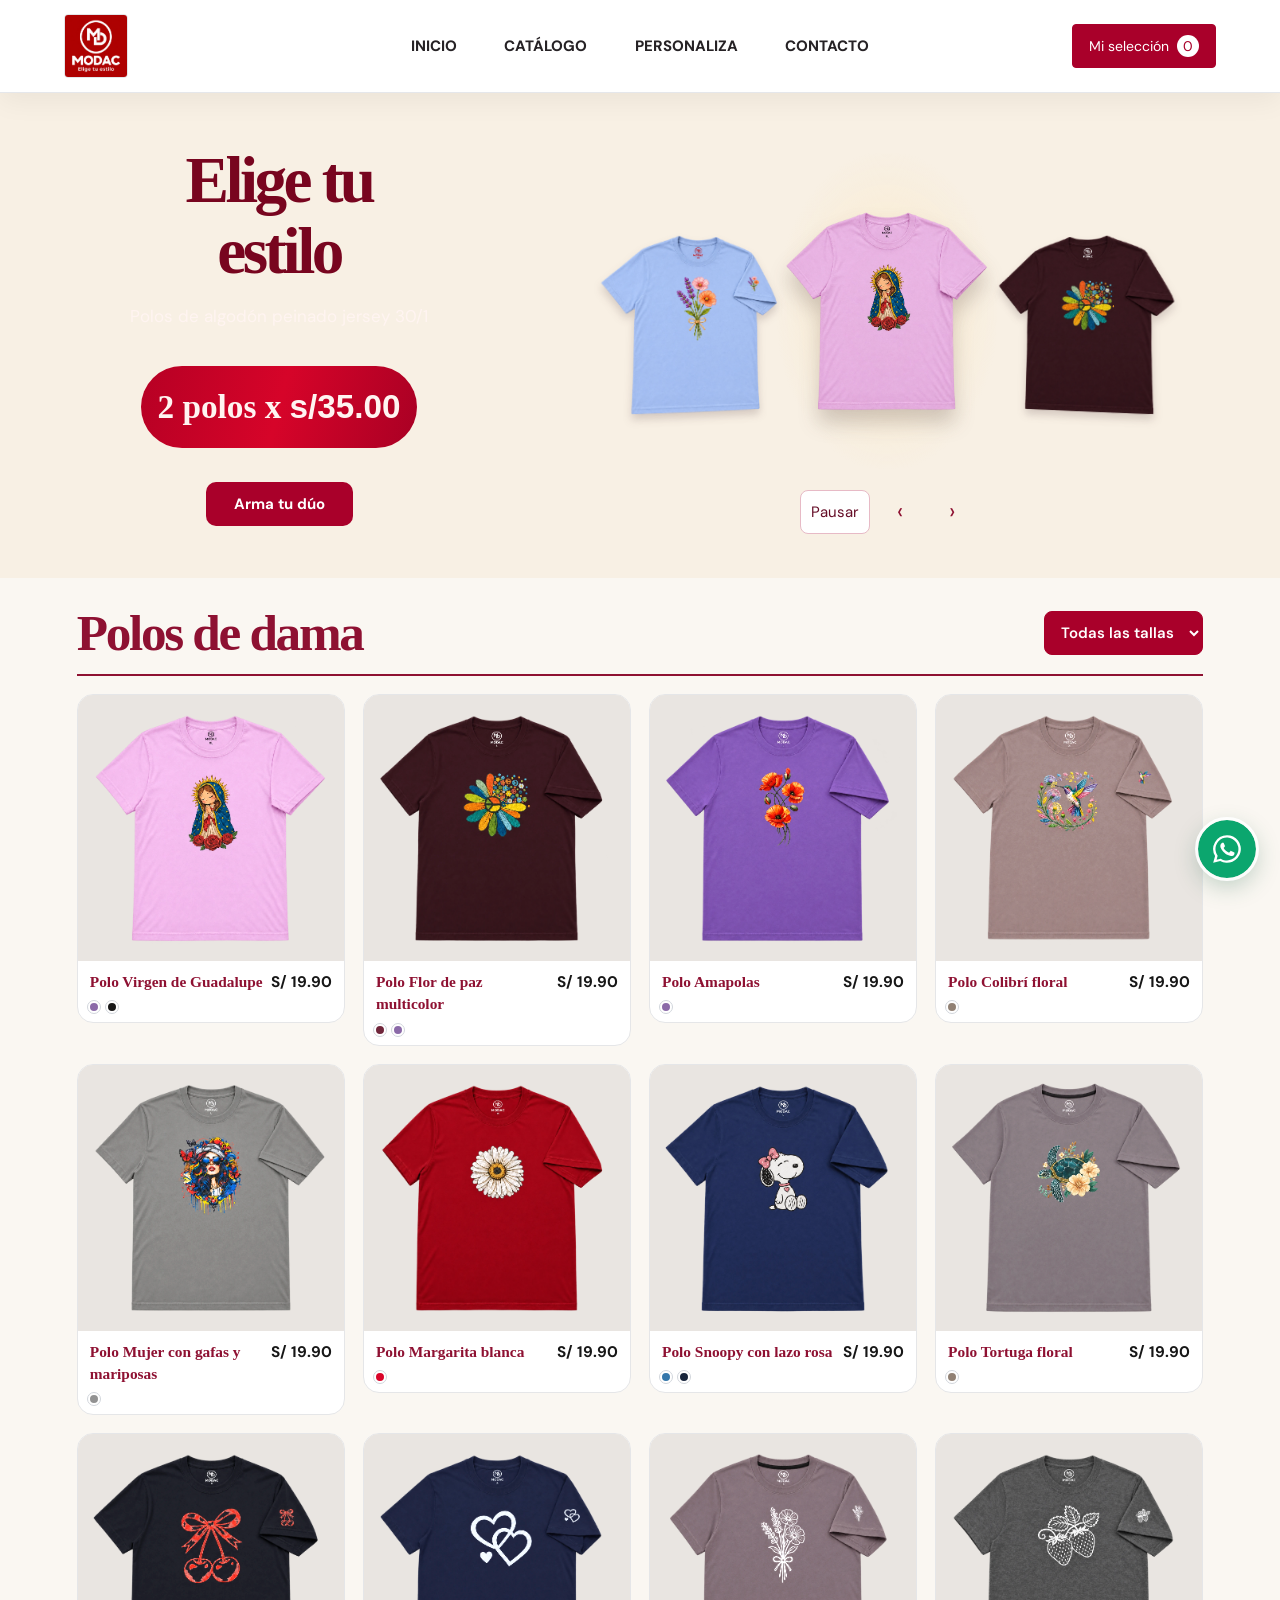
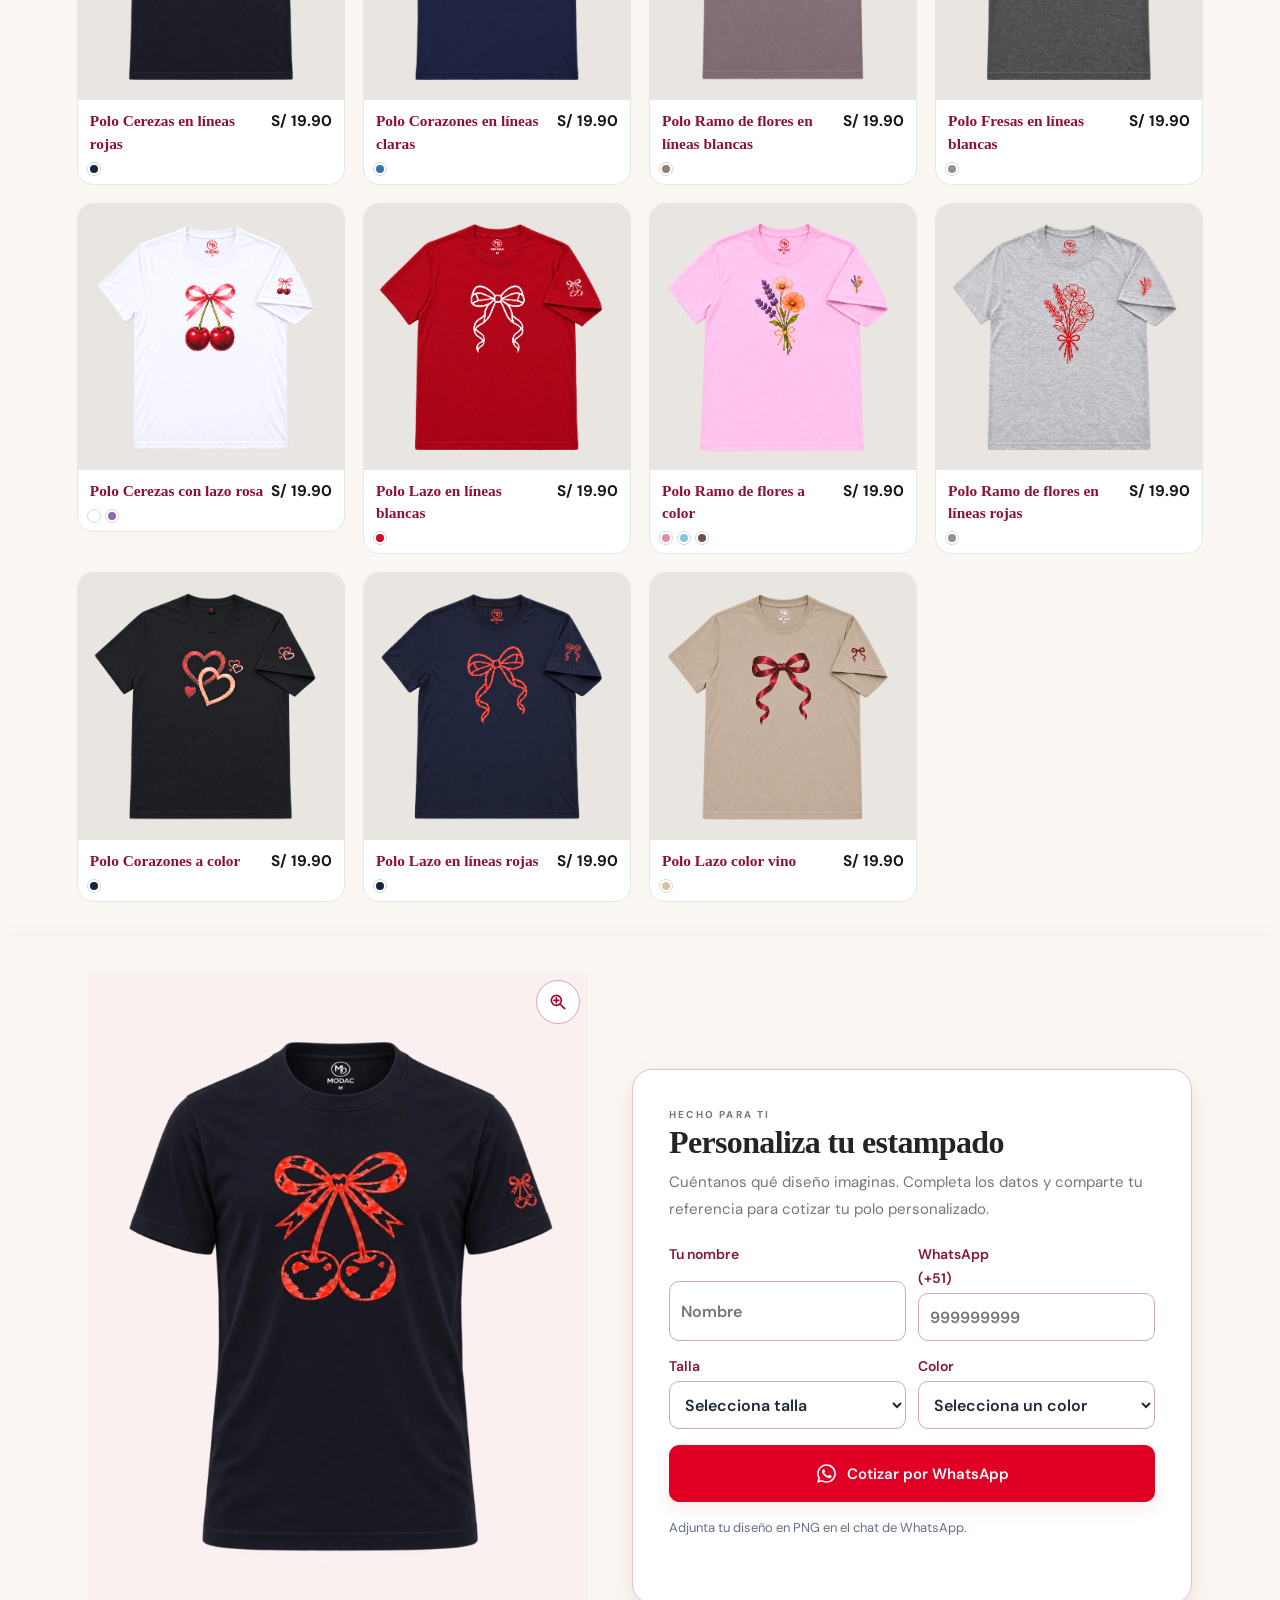
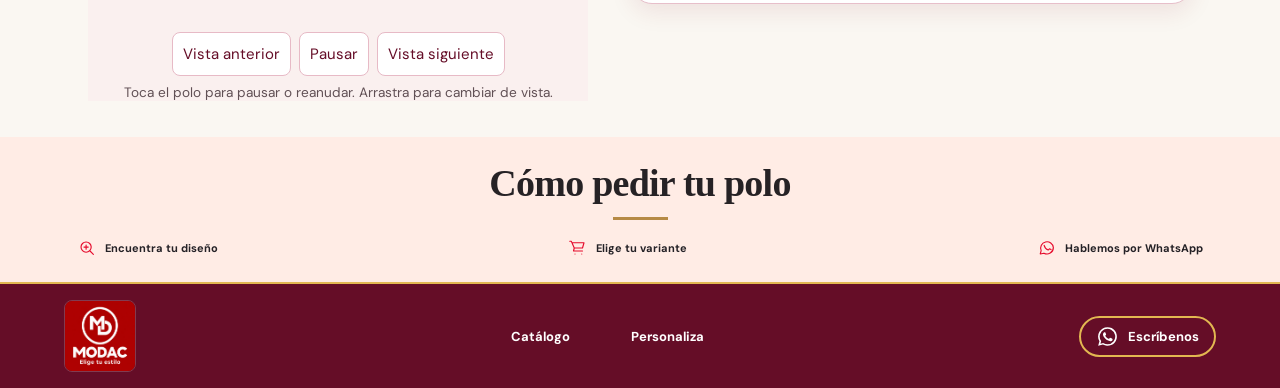
<file: index.html>
<!doctype html>
<html lang="es"
  ><head
    ><meta charset="utf-8" /><meta
      name="viewport"
      content="width=device-width,initial-scale=1" /><meta
      name="description"
      content="Polos de dama en tendencia y estampados personalizados. Descubre MODAC y cotiza tu diseño por WhatsApp." /><title
      >MODAC · Polos de dama y estampados personalizados</title
    ><link rel="stylesheet" href="styles.css?v=contenido-v1" /><script
      src="app.js?v=contenido-v1"
      defer
    ></script
    ><script src="carousel.js?v=catalogo-v11" defer></script
    ><script
      src="visor-polo.js?v=catalogo-v11"
      defer
    ></script></head
  ><body>
    <header class="site-header">
      <a class="brand" href="./" aria-label="MODAC, inicio">
        <img src="assets/marca/logo.png" alt="MODAC" />
      </a>
      <nav aria-label="Navegación principal">
        <a href="./">Inicio</a>
        <a href="#coleccion">Catálogo</a>
        <a href="#personaliza">Personaliza</a>
        <a href="#contacto">Contacto</a>
      </nav>
      <button class="bag" id="openBag" type="button">
        Mi selección <span id="bagCount">0</span>
      </button>
    </header>
    <aside id="storeBanner" class="store-banner" aria-label="Anuncio de MODAC" hidden>
      <strong id="storeBannerTitle"></strong>
      <span id="storeBannerMessage"></span>
      <a id="storeBannerAction" hidden></a>
    </aside>
    <div class="category-nav"><div id="categories" class="chips"></div></div
    ><main
      ><section class="hero duo-hero" aria-labelledby="hero-title">
        <div class="duo-copy">
          <h1 id="hero-title">Elige tu estilo</h1>
          <p class="duo-material">Polos de algodón peinado jersey 30/1</p>
          <p class="duo-offer">2 polos x <strong style="font-family: Arial, sans-serif">s/35.00</strong></p>
          <p id="promoDescription" hidden></p>
          <a class="duo-action" href="#coleccion">Arma tu dúo</a>
        </div>
        <div class="hero-images" role="region" aria-roledescription="carrusel" aria-label="Polos de la colección">
          <div class="coverflow" id="coverflow"></div>
          <div class="hero-carousel-controls">
            <button type="button" id="carouselPlayback" hidden>Reproducir</button>
            <button class="hero-carousel-arrow" type="button" data-carousel-step="-1" aria-label="Polo anterior" hidden>‹</button>
            <button class="hero-carousel-arrow" type="button" data-carousel-step="1" aria-label="Polo siguiente" hidden>›</button>
          </div>
        </div>
      </section>
      <section class="collection" id="coleccion"
        ><div class="section-heading">
          <h2>Polos de dama</h2>
          <label class="catalog-size">
            <select id="size" aria-label="Filtrar polos por talla">
              <option value="">Todas las tallas</option>
            </select>
          </label>
          </div
        ><div class="grid" id="products" aria-live="polite"></div
      ></section>
      <section
        id="personaliza"
        class="personaliza"
        aria-labelledby="personalizaTitle"
      >
        <figure class="polo-visor">
          <div
            class="polo-carousel"
            id="poloCarousel"
            role="region"
            aria-label="Vistas del polo personalizable"
          >
            <div
              class="polo-vista"
              data-polo-view
              role="img"
              tabindex="0"
              aria-label="Vista frontal del polo MODAC"
            >
              <img src="./assets/polo-cerezas-frente-volumen.webp" alt="" />
            </div>
            <button
              class="polo-expand"
              id="openPoloZoom"
              type="button"
              aria-label="Ampliar vistas del polo"
              ><svg aria-hidden="true" width="20" height="20" viewBox="0 0 24 24" fill="none" stroke="currentColor" stroke-width="2" stroke-linecap="round"><circle cx="10" cy="10" r="6"/><path d="m15 15 5 5M7 10h6m-3-3v6"/></svg></button
            >
          </div>
          <div class="polo-view-controls" role="group" aria-label="Controles del visor">
            <button type="button" data-polo-step="-1">Vista anterior</button>
            <button type="button" id="poloPlayback">Reproducir</button>
            <button type="button" data-polo-step="1">Vista siguiente</button>
          </div>
          <figcaption
            >Toca el polo para pausar o reanudar. Arrastra para cambiar de vista.</figcaption
          >
        </figure>
        <div class="personaliza-texto">
          <p class="eyebrow">HECHO PARA TI</p>
          <h2 id="personalizaTitle">Personaliza tu estampado</h2>
          <p
             id="customDescription">Cuéntanos qué diseño imaginas. Completa los datos y comparte tu
            referencia para cotizar tu polo personalizado.</p
          >
          <form id="quoteForm" class="quote-form" novalidate>
            <div class="quote-row quote-contact">
            <label
              >Tu nombre<input
                name="name"
                autocomplete="name"
                required
                maxlength="80"
                placeholder="Nombre"
            /></label>
            <label
              >WhatsApp <span aria-hidden="true">(+51)</span><input
                name="phone"
                type="tel"
                autocomplete="tel"
                required
                inputmode="numeric"
                pattern="9[0-9]{8}" maxlength="9"
                placeholder="999999999" title="Ingresa un celular de 9 dígitos que empiece con 9"
            /></label>
            </div>
            <div class="quote-row">
              <label
                >Talla<select name="size" required
                  ><option value="">Selecciona talla</option
                  ><option>XS</option
                  ><option>S</option
                  ><option>M</option
                  ><option>L</option
                  ><option>XL</option></select
                ></label
              >
              <label>Color<select id="quoteColor" name="color" required disabled>
                <option value="">Cargando colores…</option>
              </select></label>
            </div>
            <button id="quoteSubmit" class="button whatsapp" type="submit" disabled>
              <svg viewBox="0 0 32 32" aria-hidden="true">
        <path
          fill="currentColor"
          d="M16 3A13 13 0 0 0 4.8 22.6L3 29l6.6-1.7A13 13 0 1 0 16 3Zm0 23.8c-2 0-3.9-.5-5.5-1.5l-.4-.2-3.9 1 1-3.8-.3-.4A10.8 10.8 0 1 1 16 26.8Zm6-8c-.3-.1-1.8-.9-2.1-1s-.5-.1-.7.2l-1 1.2c-.2.2-.4.2-.7.1-2.2-1.1-3.7-2.6-4.5-4-.2-.3 0-.5.1-.6l.6-.7.3-.5c.1-.2 0-.4 0-.6l-1-2.3c-.3-.6-.5-.5-.7-.5h-.6c-.2 0-.6.1-.8.4-.8.8-1.2 1.7-1.2 2.7 0 1.6 1.2 3.2 1.4 3.4.2.2 2.4 3.7 5.8 5.1 2.7 1.2 3.4 1 4 .9 1-.2 1.8-.9 2-1.7s.2-1.4.1-1.5c-.1-.2-.3-.3-.6-.4Z"
        /></svg> Cotizar por WhatsApp
            </button>
            <small>Adjunta tu diseño en PNG en el chat de WhatsApp.</small>
            <p
              class="form-status"
              id="quoteStatus"
              role="status"
              aria-live="polite"
            ></p>
          </form>
        </div>
      </section>
      <section id="como" class="how"
        ><h2>Cómo pedir tu polo</h2
        ><div
          ><article
            ><span class="step-icon" aria-hidden="true"
              ><svg viewBox="0 0 24 24">
                <circle cx="10.8" cy="10.8" r="6.8" />
                <path d="m16 16 4.5 4.5M8 10.8h5.6M10.8 8v5.6" /></svg></span
            ><b>01</b><h3>Encuentra tu diseño</h3
            ><p>Explora la colección y abre tu favorito.</p></article
          ><article
            ><span class="step-icon" aria-hidden="true"
              ><svg viewBox="0 0 24 24">
                <path
                  d="M4 5h16l-2 7H7L4 5ZM7 12l-1 4h12M8 20h.01M17 20h.01M4 5 3 3H1"
                /></svg></span
            ><b>02</b><h3>Elige tu variante</h3
            ><p>Revisa el color y la talla de cada polo.</p></article
          ><article
            ><span class="step-icon" aria-hidden="true"
              ><svg viewBox="0 0 24 24">
                <path
                  d="M20.5 11.5a8.5 8.5 0 0 1-12.6 7.4L3 20l1.2-4.5a8.5 8.5 0 1 1 16.3-4Z"
                />
                <path
                  d="M8.2 8.5c.6 3.1 2.2 4.8 5.4 6.2l1.6-1.6 2.2 1"
                /></svg></span
            ><b>03</b><h3>Hablemos por WhatsApp</h3
            ><p>Consulta disponibilidad y coordina tu pedido.</p></article
          ></div
        ></section
      ></main
    ><footer class="modac-footer" id="contacto">
      <a href="./" aria-label="MODAC, inicio"><img class="footer-logo" src="assets/marca/logo.png" width="72" height="72" alt="MODAC · Elige tu estilo" /></a>
      <nav aria-label="Enlaces del pie de página"><a href="#coleccion">Catálogo</a><a href="#personaliza">Personaliza</a></nav>
      <a class="footer-whatsapp" href="https://wa.me/51972017611" target="_blank" rel="noopener"><svg viewBox="0 0 32 32" aria-hidden="true">
        <path
          fill="currentColor"
          d="M16 3A13 13 0 0 0 4.8 22.6L3 29l6.6-1.7A13 13 0 1 0 16 3Zm0 23.8c-2 0-3.9-.5-5.5-1.5l-.4-.2-3.9 1 1-3.8-.3-.4A10.8 10.8 0 1 1 16 26.8Zm6-8c-.3-.1-1.8-.9-2.1-1s-.5-.1-.7.2l-1 1.2c-.2.2-.4.2-.7.1-2.2-1.1-3.7-2.6-4.5-4-.2-.3 0-.5.1-.6l.6-.7.3-.5c.1-.2 0-.4 0-.6l-1-2.3c-.3-.6-.5-.5-.7-.5h-.6c-.2 0-.6.1-.8.4-.8.8-1.2 1.7-1.2 2.7 0 1.6 1.2 3.2 1.4 3.4.2.2 2.4 3.7 5.8 5.1 2.7 1.2 3.4 1 4 .9 1-.2 1.8-.9 2-1.7s.2-1.4.1-1.5c-.1-.2-.3-.3-.6-.4Z"
        /></svg> Escríbenos</a>
    </footer>
    <dialog id="poloZoom" class="polo-zoom"
      ><button class="close" id="closePoloZoom" aria-label="Cerrar ampliación"
        >×</button
      ><div
        class="polo-vista polo-vista-expanded"
        data-polo-view
        role="img"
        tabindex="0"
        aria-label="Vista ampliada del polo MODAC"
      >
              <img src="./assets/polo-cerezas-frente-volumen.webp" alt="" />
            </div
      ><p>Toca el polo para pausar o reanudar. Arrastra para cambiar de vista.</p></dialog
    >
    <dialog id="detail"
      ><button class="close" aria-label="Cerrar" id="closeDetail">×</button
      ><div class="detail-layout"
        ><button class="photo-zoom" id="zoomPhoto" aria-label="Ampliar foto"
          ><img id="detailPhoto" alt="" /></button
        ><div class="detail-info"
          ><h2 id="detailName"></h2><p class="price" id="detailPrice"></p
          ><p class="muted"
            >Algodón jersey 30/1 · Cuello redondo · Manga corta</p
          ><h3>Elige color y talla</h3><div class="variants" id="variants"></div
          ><a
            id="whatsapp"
            class="button whatsapp"
            target="_blank"
            rel="noopener"
            >Consultar por WhatsApp</a
          ><button class="button secondary" id="addBag"
            >Añadir a mi selección ♡</button
          ><button class="text-button" id="share">Compartir este diseño</button
          ><input
            id="shareLink"
            class="share-link"
            type="url"
            aria-label="Enlace del polo seleccionado"
            readonly
            hidden
          /><p id="shareStatus" role="status"></p
          ><small
            >Confirmamos disponibilidad y entrega por WhatsApp.</small
          ></div
        ></div
      ></dialog
    >
    <dialog id="selection"
      ><button class="close" id="closeBag" aria-label="Cerrar">×</button
      ><span class="eyebrow">TUS FAVORITOS</span><h2>Mi selección</h2
      ><div id="bagItems"></div
      ><div id="duoNotice" class="duo-notice" hidden
        ><p id="duoMessage" role="status"></p
        ><a id="chooseAnother" href="#coleccion">Elegir otro polo →</a></div
      ><p class="price" id="bagTotal" aria-live="polite"></p
      ><a
        id="bagWhatsapp"
        class="button whatsapp"
        target="_blank"
        rel="noopener"
        >Consultar mi selección ↗</a
      ><small>El pedido se confirma por WhatsApp.</small></dialog
    >
    <dialog id="zoom"
      ><button class="close" id="closeZoom" aria-label="Cerrar ampliación"
        >×</button
      ><img id="zoomImage" alt="Detalle ampliado del polo" /></dialog
    ><p id="toast" role="status"></p
    ><a
      class="floating-wa"
      href="https://wa.me/51972017611?text=%C2%A1Hola%21%20%C2%BFMe%20puede%20dar%20m%C3%A1s%20detalles%20sobre%20la%20promoci%C3%B3n%20de%20polos%202X%20S/35.00%3F"
      target="_blank"
      rel="noopener"
      aria-label="Consultar por WhatsApp"
      ><svg viewBox="0 0 32 32" aria-hidden="true">
        <path
          fill="currentColor"
          d="M16 3A13 13 0 0 0 4.8 22.6L3 29l6.6-1.7A13 13 0 1 0 16 3Zm0 23.8c-2 0-3.9-.5-5.5-1.5l-.4-.2-3.9 1 1-3.8-.3-.4A10.8 10.8 0 1 1 16 26.8Zm6-8c-.3-.1-1.8-.9-2.1-1s-.5-.1-.7.2l-1 1.2c-.2.2-.4.2-.7.1-2.2-1.1-3.7-2.6-4.5-4-.2-.3 0-.5.1-.6l.6-.7.3-.5c.1-.2 0-.4 0-.6l-1-2.3c-.3-.6-.5-.5-.7-.5h-.6c-.2 0-.6.1-.8.4-.8.8-1.2 1.7-1.2 2.7 0 1.6 1.2 3.2 1.4 3.4.2.2 2.4 3.7 5.8 5.1 2.7 1.2 3.4 1 4 .9 1-.2 1.8-.9 2-1.7s.2-1.4.1-1.5c-.1-.2-.3-.3-.6-.4Z"
        /></svg></a></body
></html>
</file>
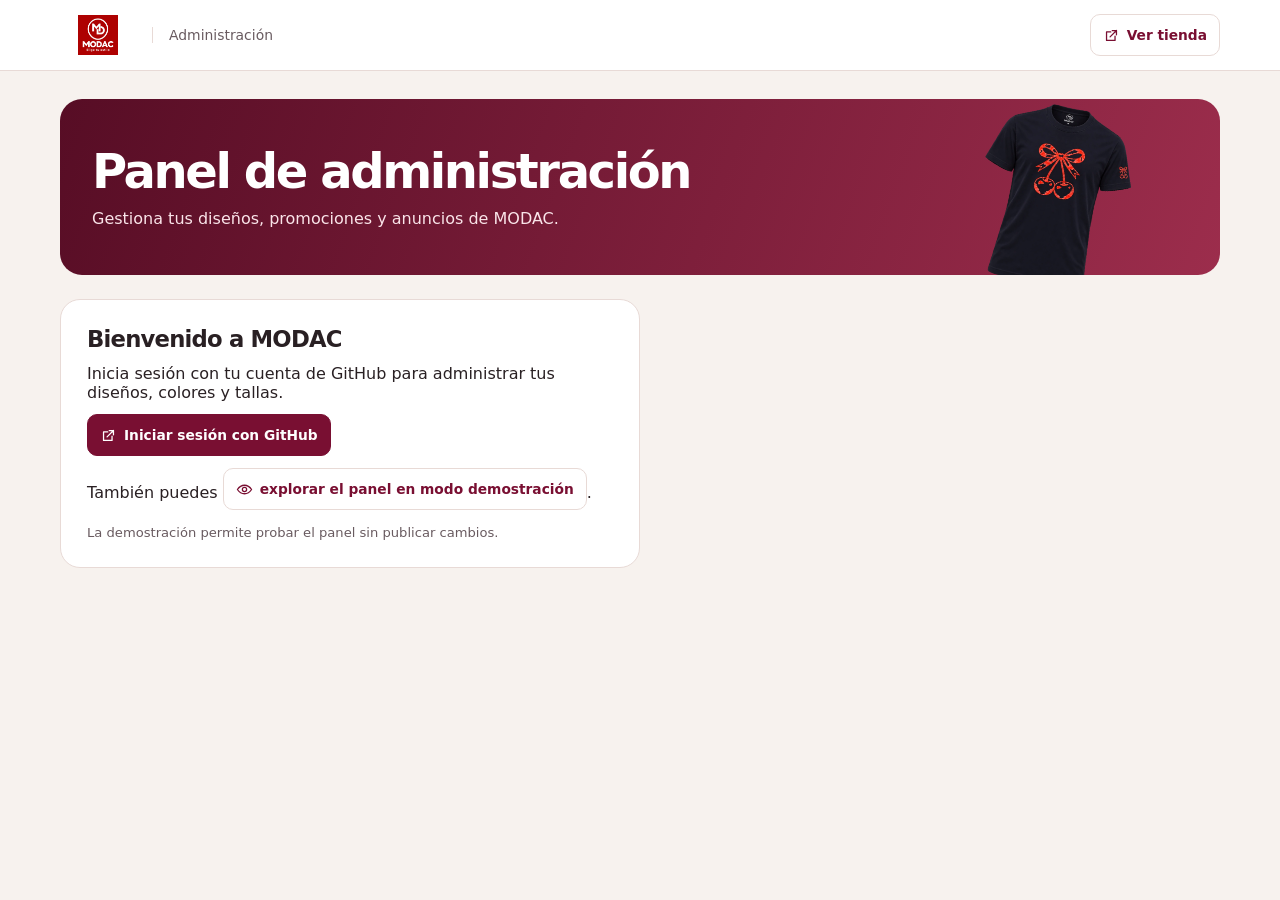
<file: admin/index.html>
<!doctype html>
<html lang="es"
  ><head
    ><meta charset="utf-8" /><meta
      name="viewport"
      content="width=device-width,initial-scale=1" /><title
      >Administrar · MODAC</title
    ><meta name="robots" content="noindex,nofollow" /><link rel="stylesheet" href="admin.css?v=2" />
    <script src="admin.js?v=admin-v2" defer></script></head
  ><body
    >
    <header class="topbar"><div class="topbar-inner">
      <a class="brand" href="../"><img src="../assets/marca/logo.png" alt="MODAC"><span>Administración</span></a>
      <a class="button secondary" href="../" data-icon="external">Ver tienda</a>
    </div></header>
    <main>
      <section class="intro">
        <div><h1>Panel de administración</h1><p>Gestiona tus diseños, promociones y anuncios de MODAC.</p></div>
        <img src="../assets/polo-cerezas-frente-volumen.webp" alt="">
      </section
      ><section id="login"
        ><h2>Bienvenido a MODAC</h2
        ><p
          >Inicia sesión con tu cuenta de GitHub para administrar tus diseños,
          colores y tallas.</p
        ><button class="button" id="githubLogin" data-icon="external"
          >Iniciar sesión con GitHub</button
        ><p id="authNotice" class="muted"></p
        ><p
          >También puedes
          <button id="localPreview" data-icon="eye" class="text-button"
            >explorar el panel en modo demostración</button
          >.</p
        ><small
          >La demostración permite probar el panel sin publicar cambios.</small
        ></section
      ><section id="workspace" hidden
        ><div class="workspace-head"
          ><h2>Diseños y variantes</h2
          ><div class="toolbar"
            ><button class="button" id="newProduct" data-icon="plus">Nuevo diseño</button
            ><button class="text-button" id="logout" data-icon="logout">Cerrar sesión</button></div
          ></div
        ><label
          >Buscar por diseño, código, color o talla<input
            id="inventorySearch"
            type="search"
            placeholder="Ej. Cerezas o MODAC-013" /></label
        ><button id="openAd" data-icon="megaphone" class="button" type="button"
          >Preparar anuncio</button
        >
        <details>
          <summary data-icon="settings">Contenido de la tienda</summary>
          <form id="storeContent">
            <label>Título de Personaliza tu polo<input id="customTitle" required maxlength="100" placeholder="Personaliza tu estampado"></label>
            <label>Descripción de Personaliza tu polo<textarea id="customDescription" required maxlength="400" rows="3"></textarea></label>
            <label>Descripción de la promoción 2×35<textarea id="promoDescription" maxlength="300" rows="2"></textarea></label>
            <fieldset>
              <legend>Anuncio en la tienda</legend>
              <label>Título<input id="bannerTitle" maxlength="100"></label>
              <label>Mensaje<textarea id="bannerMessage" maxlength="300" rows="2"></textarea></label>
              <label>Botón<select id="bannerAction">
                <option value="">Sin botón</option>
                <option value="catalogo">Ver catálogo</option>
                <option value="whatsapp">Pedir por WhatsApp</option>
              </select></label>
              <label><input type="checkbox" id="bannerActive"> Mostrar el anuncio al publicar</label>
              <button type="button" id="previewBanner" data-icon="eye">Previsualizar anuncio</button>
              <section id="bannerPreview" hidden aria-live="polite">
                <strong id="previewBannerTitle"></strong>
                <p id="previewBannerMessage"></p>
                <span id="previewBannerAction"></span>
              </section>
            </fieldset>
            <button class="button" type="submit" data-icon="save">Guardar contenido en mi borrador</button>
            <p id="contentStatus" role="status"></p>
          </form>
        </details
        ><div id="adminProducts"></div
        ><div class="publish-bar"><p id="dirty" class="status" role="status"></p><button id="publish" data-icon="upload" class="button">Guardar y publicar cambios</button></div></section
      ><p id="status" class="status" role="status"></p></main
    ><dialog id="editor"
      ><button class="close icon-button" id="cancelEditor" data-icon="close" aria-label="Cerrar" title="Cerrar"></button
      ><h2 id="editorTitle">Nuevo diseño</h2
      ><form id="editForm"
        ><label
          >Nombre del diseño<input id="name" required maxlength="100" /></label
        ><label
          >Categoría<select id="category"
            ><option>Flores</option
            ><option>Cerezas y lazos</option
            ><option>Corazones</option
            ><option>Otros diseños</option></select
          ></label
        ><label
          ><input type="checkbox" id="showProduct" checked /> Mostrar el diseño
          en el catálogo</label
        ><div id="variantFields"
          ><div class="row"
            ><label>Color<input id="color" maxlength="60" /></label
            ><label
              >Talla<select id="variantSize"
                ><option>S</option
                ><option>M</option
                ><option>L</option
                ><option>XL</option
                ><option>Consultar talla</option></select
              ></label
            ></div
          ><label
            >Precio individual (S/)<input
              id="price"
              type="number"
              min="0.01"
              step="0.01"
              value="19.90" /></label
          ><label
            >Foto del polo<input
              id="file"
              type="file"
              accept="image/jpeg,image/png,image/webp" /></label
          ><img
            id="preview"
            style="max-width: 160px; display: none"
            alt="Vista previa"
          /><label
            ><input type="checkbox" id="showVariant" checked /> Mostrar esta
            variante</label
          ></div
        ><button class="button" type="submit" data-icon="save">Guardar en mi borrador</button
        ><p class="muted"
           id="editorStatus" role="status">Para publicar el borrador, usa “Guardar y publicar cambios”.</p
        ></form
      ></dialog
    ><dialog id="confirm"
      ><h2>¿Eliminar esta variante?</h2
      ><p
        >Dejará de formar parte del catálogo. Puedes ocultarla si deseas
        recuperarla después.</p
      ><button id="confirmDelete" data-icon="trash" class="button">Eliminar variante</button
      ><button id="cancelDelete" data-icon="close" class="text-button">Cancelar</button></dialog
    ><dialog id="adEditor" aria-labelledby="adTitle">
      <h2 id="adTitle">Preparar anuncio</h2>
      <label
        >Red social<select id="adNetwork"
          ><option>Facebook</option
          ><option>TikTok</option></select
        ></label
      >
      <label
        >Polos visibles<select
          id="adVariants"
          multiple
          size="5"
          aria-describedby="adHelp"
        ></select
      ></label>
      <p id="adHelp"
        >Selecciona hasta dos variantes para destacar. En computadora, usa Ctrl
        o Cmd para elegir dos.</p
      >
      <label
        >Texto para publicar<textarea
          id="adText"
          rows="9"
          style="width: 100%; font: inherit"
        ></textarea>
      </label>
      <button id="copyAd" data-icon="copy" class="button" type="button">Copiar texto</button>
      <button id="closeAd" data-icon="close" class="text-button" type="button">Cerrar</button>
      <p id="adStatus" role="status"></p> </dialog></body
></html>
</file>
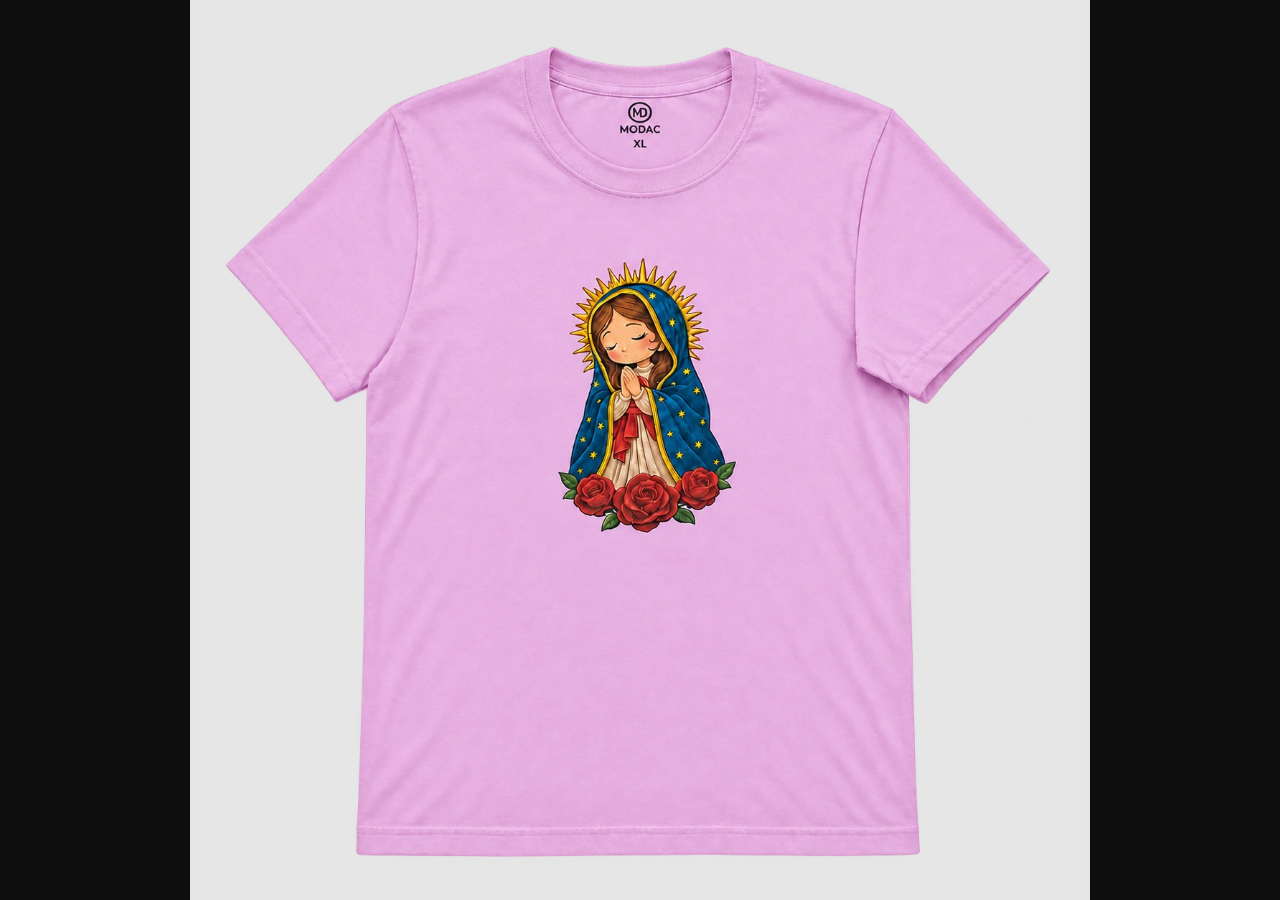
<file: assets/fichas/MODAC-001.html>
<!doctype html>
<html lang="es"><head><meta charset="utf-8"><meta name="viewport" content="width=device-width, initial-scale=1">
<title>Virgen de Guadalupe · Lila · XL | MODAC</title><meta property="og:type" content="website">
<meta property="og:title" content="MODAC · Virgen de Guadalupe · Lila · XL"><meta property="og:url" content="https://chechitar12.github.io/MODAC/assets/fichas/MODAC-001.html">
<meta property="og:description" content="Consulta esta prenda en el catálogo de MODAC.">
<meta property="og:image" content="https://chechitar12.github.io/MODAC/assets/productos/01_polo_lila_virgen_de_guadalupe_talla_xl_sin_fondo.webp"><meta property="og:image:type" content="image/webp">
<meta property="og:site_name" content="MODAC">
</head><body><a href="../../assets/productos/01_polo_lila_virgen_de_guadalupe_talla_xl_sin_fondo.webp">Abrir foto del polo</a>
<script>location.replace("../../assets/productos/01_polo_lila_virgen_de_guadalupe_talla_xl_sin_fondo.webp");</script></body></html>
</file>
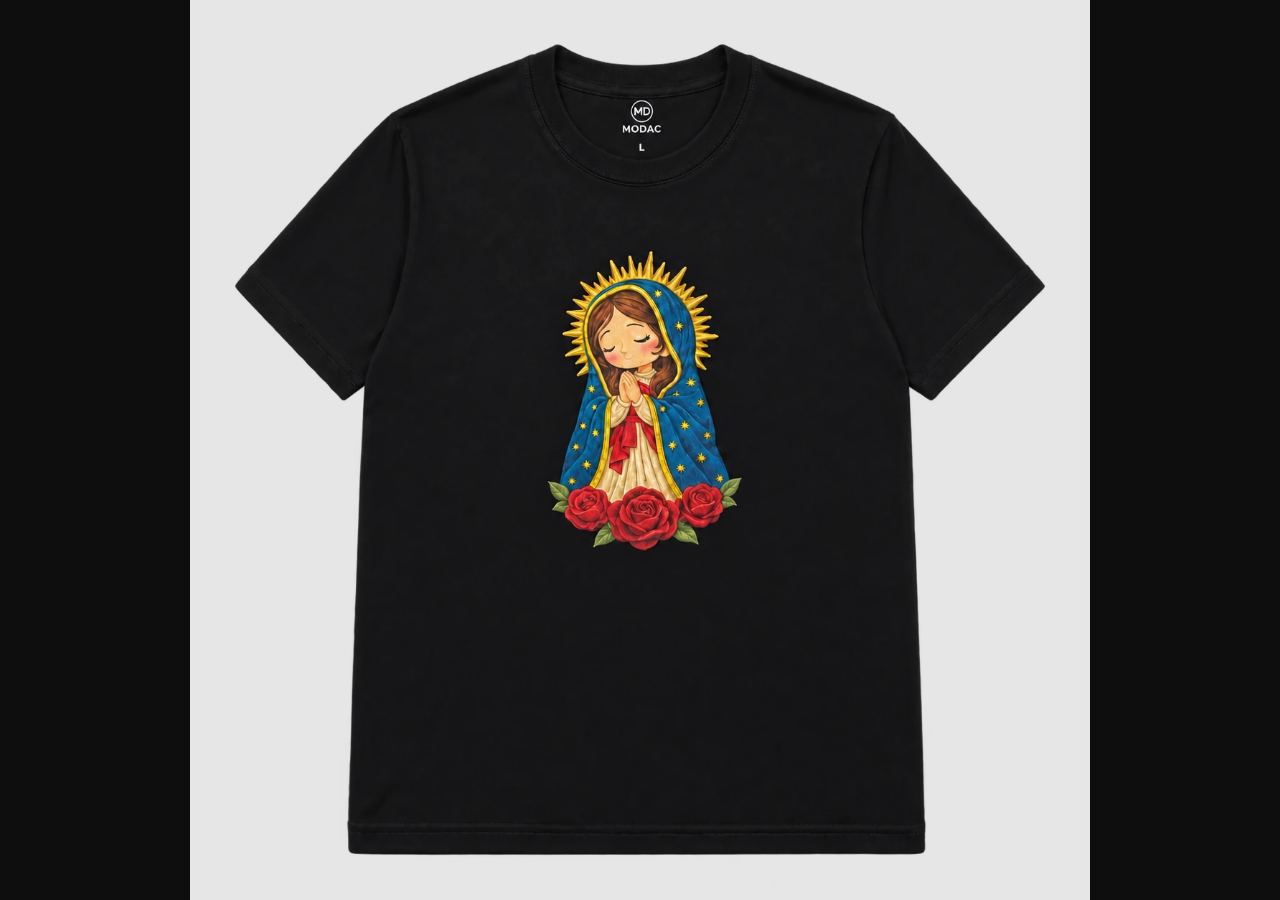
<file: assets/fichas/MODAC-002.html>
<!doctype html>
<html lang="es"><head><meta charset="utf-8"><meta name="viewport" content="width=device-width, initial-scale=1">
<title>Virgen de Guadalupe · Negro · L | MODAC</title><meta property="og:type" content="website">
<meta property="og:title" content="MODAC · Virgen de Guadalupe · Negro · L"><meta property="og:url" content="https://chechitar12.github.io/MODAC/assets/fichas/MODAC-002.html">
<meta property="og:description" content="Consulta esta prenda en el catálogo de MODAC.">
<meta property="og:image" content="https://chechitar12.github.io/MODAC/assets/productos/02_polo_negro_virgen_de_guadalupe_talla_l_sin_fondo.webp"><meta property="og:image:type" content="image/webp">
<meta property="og:site_name" content="MODAC">
</head><body><a href="../../assets/productos/02_polo_negro_virgen_de_guadalupe_talla_l_sin_fondo.webp">Abrir foto del polo</a>
<script>location.replace("../../assets/productos/02_polo_negro_virgen_de_guadalupe_talla_l_sin_fondo.webp");</script></body></html>
</file>
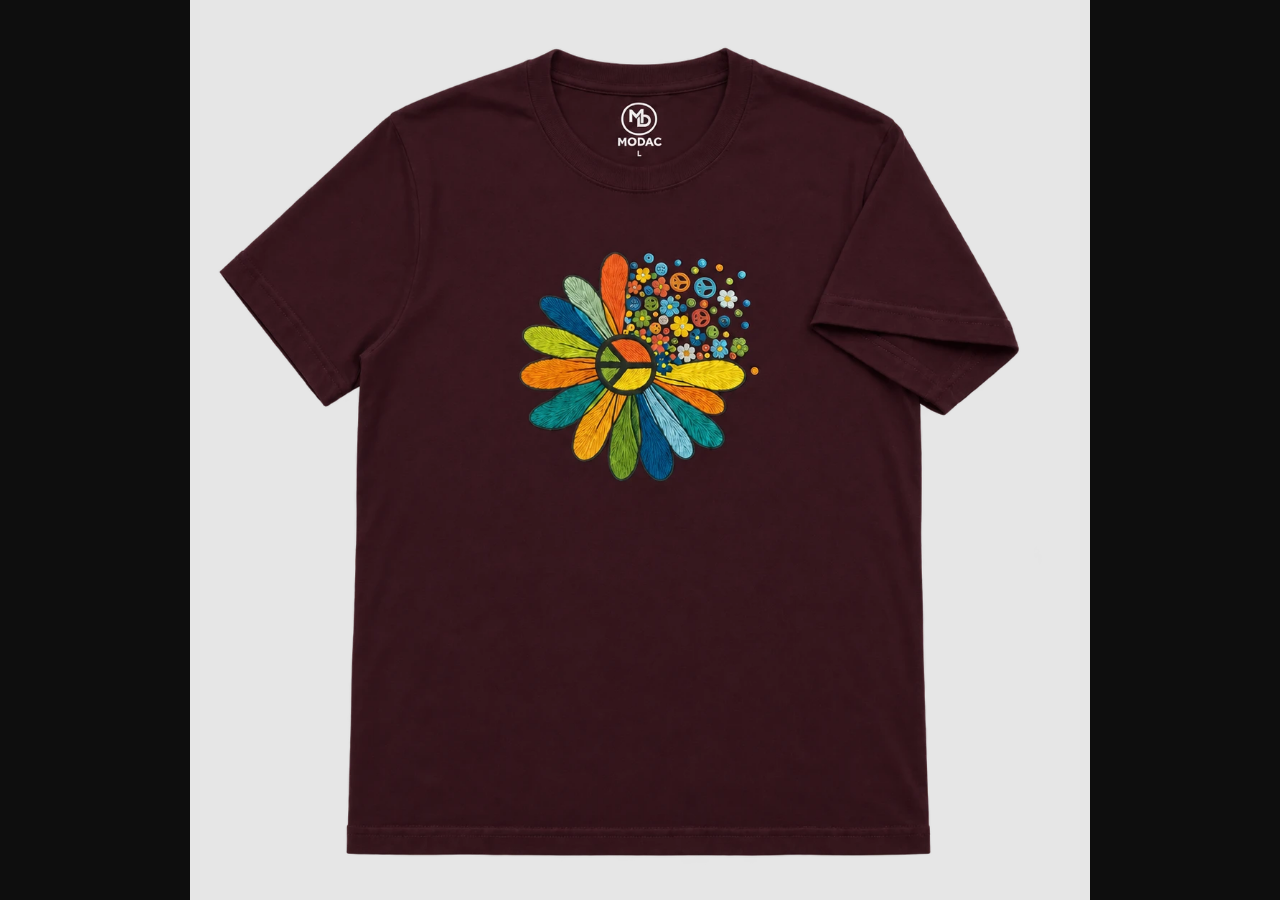
<file: assets/fichas/MODAC-003.html>
<!doctype html>
<html lang="es"><head><meta charset="utf-8"><meta name="viewport" content="width=device-width, initial-scale=1">
<title>Flor de paz multicolor · Vino · L | MODAC</title><meta property="og:type" content="website">
<meta property="og:title" content="MODAC · Flor de paz multicolor · Vino · L"><meta property="og:url" content="https://chechitar12.github.io/MODAC/assets/fichas/MODAC-003.html">
<meta property="og:description" content="Consulta esta prenda en el catálogo de MODAC.">
<meta property="og:image" content="https://chechitar12.github.io/MODAC/assets/productos/03_polo_vino_flor_de_paz_multicolor_talla_l_sin_fondo.webp"><meta property="og:image:type" content="image/webp">
<meta property="og:site_name" content="MODAC">
</head><body><a href="../../assets/productos/03_polo_vino_flor_de_paz_multicolor_talla_l_sin_fondo.webp">Abrir foto del polo</a>
<script>location.replace("../../assets/productos/03_polo_vino_flor_de_paz_multicolor_talla_l_sin_fondo.webp");</script></body></html>
</file>
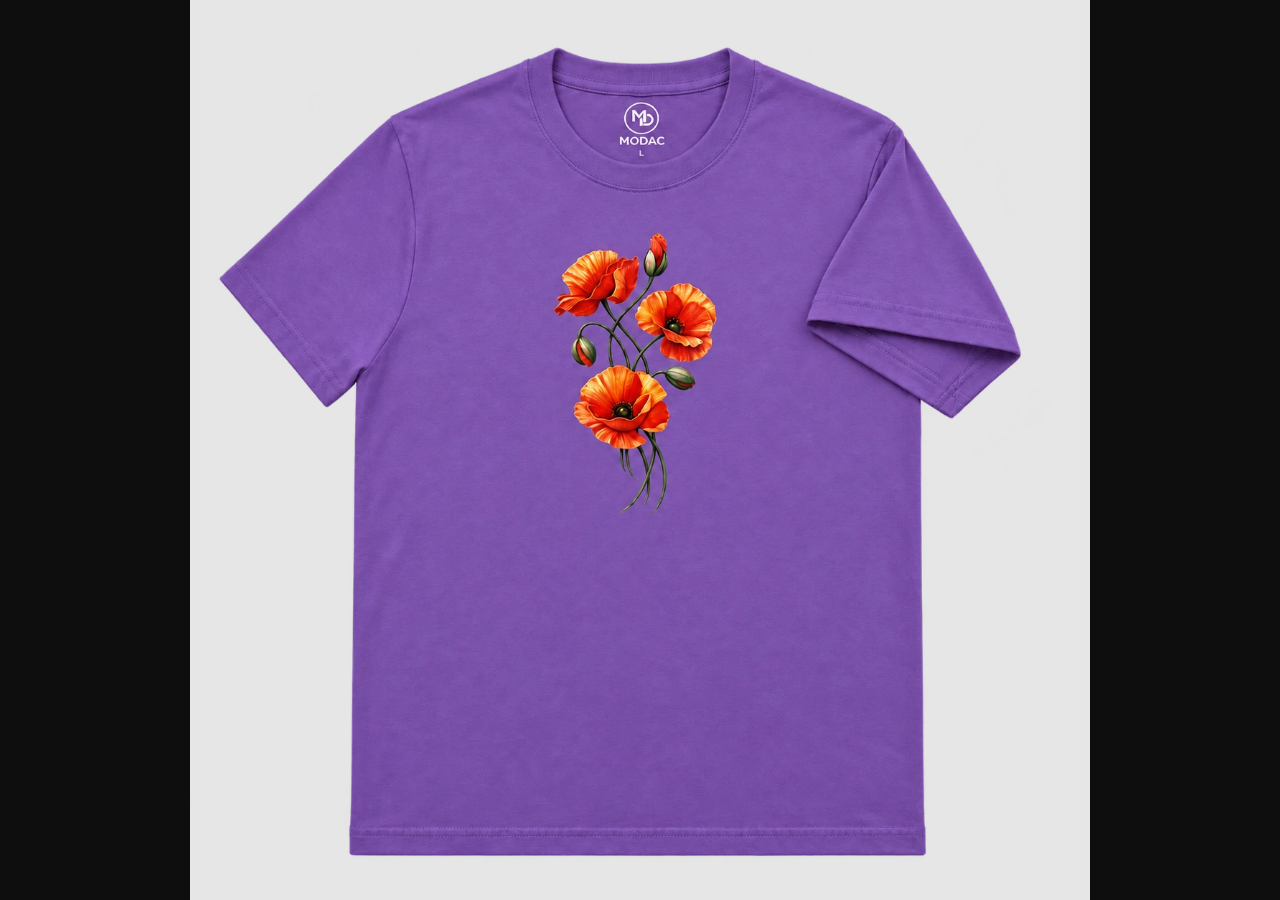
<file: assets/fichas/MODAC-004.html>
<!doctype html>
<html lang="es"><head><meta charset="utf-8"><meta name="viewport" content="width=device-width, initial-scale=1">
<title>Amapolas · Morado · L | MODAC</title><meta property="og:type" content="website">
<meta property="og:title" content="MODAC · Amapolas · Morado · L"><meta property="og:url" content="https://chechitar12.github.io/MODAC/assets/fichas/MODAC-004.html">
<meta property="og:description" content="Consulta esta prenda en el catálogo de MODAC.">
<meta property="og:image" content="https://chechitar12.github.io/MODAC/assets/productos/04_polo_morado_amapolas_talla_l_sin_fondo.webp"><meta property="og:image:type" content="image/webp">
<meta property="og:site_name" content="MODAC">
</head><body><a href="../../assets/productos/04_polo_morado_amapolas_talla_l_sin_fondo.webp">Abrir foto del polo</a>
<script>location.replace("../../assets/productos/04_polo_morado_amapolas_talla_l_sin_fondo.webp");</script></body></html>
</file>
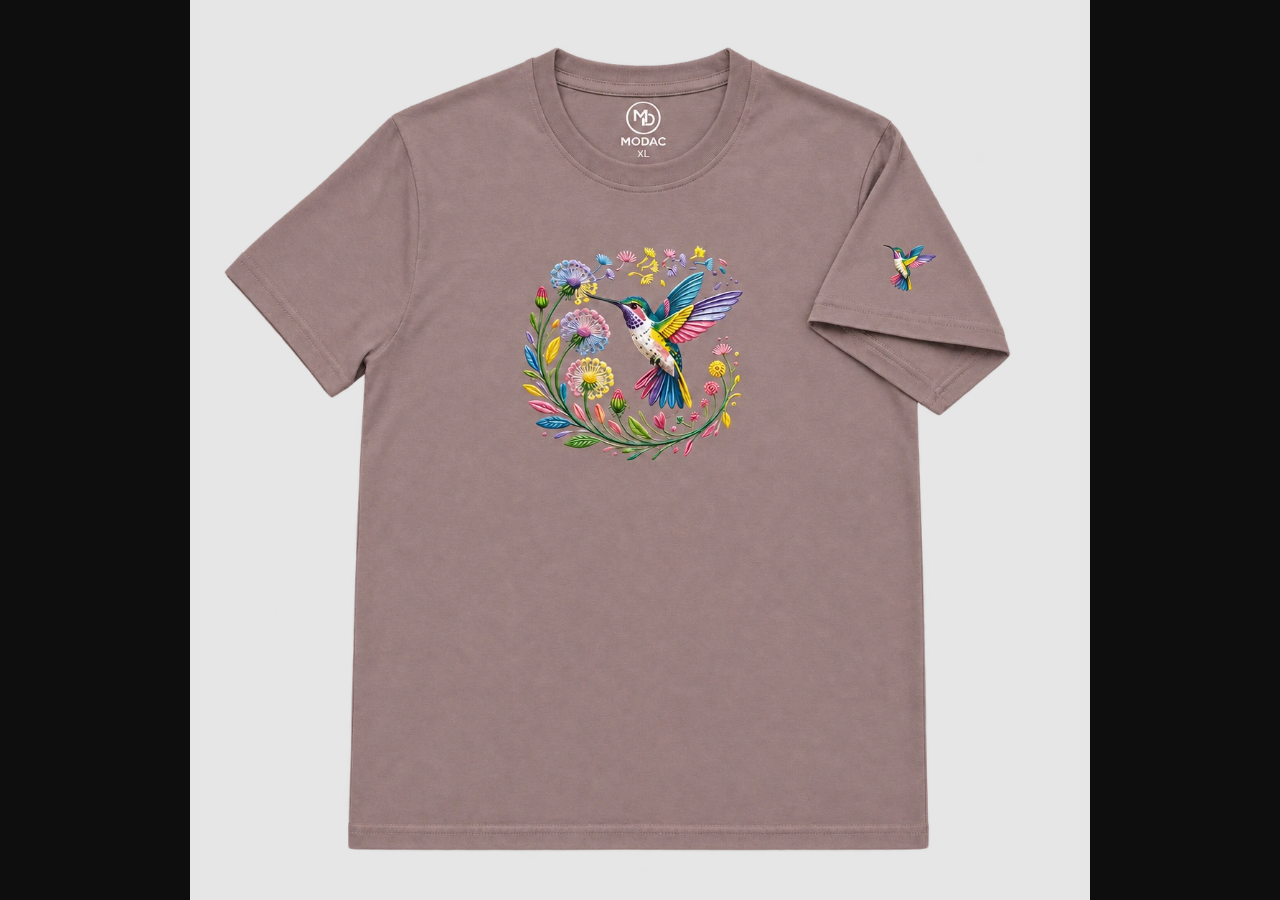
<file: assets/fichas/MODAC-005.html>
<!doctype html>
<html lang="es"><head><meta charset="utf-8"><meta name="viewport" content="width=device-width, initial-scale=1">
<title>Colibrí floral · Taupe · XL | MODAC</title><meta property="og:type" content="website">
<meta property="og:title" content="MODAC · Colibrí floral · Taupe · XL"><meta property="og:url" content="https://chechitar12.github.io/MODAC/assets/fichas/MODAC-005.html">
<meta property="og:description" content="Consulta esta prenda en el catálogo de MODAC.">
<meta property="og:image" content="https://chechitar12.github.io/MODAC/assets/productos/05_polo_taupe_colibri_floral_talla_xl_sin_fondo.webp"><meta property="og:image:type" content="image/webp">
<meta property="og:site_name" content="MODAC">
</head><body><a href="../../assets/productos/05_polo_taupe_colibri_floral_talla_xl_sin_fondo.webp">Abrir foto del polo</a>
<script>location.replace("../../assets/productos/05_polo_taupe_colibri_floral_talla_xl_sin_fondo.webp");</script></body></html>
</file>
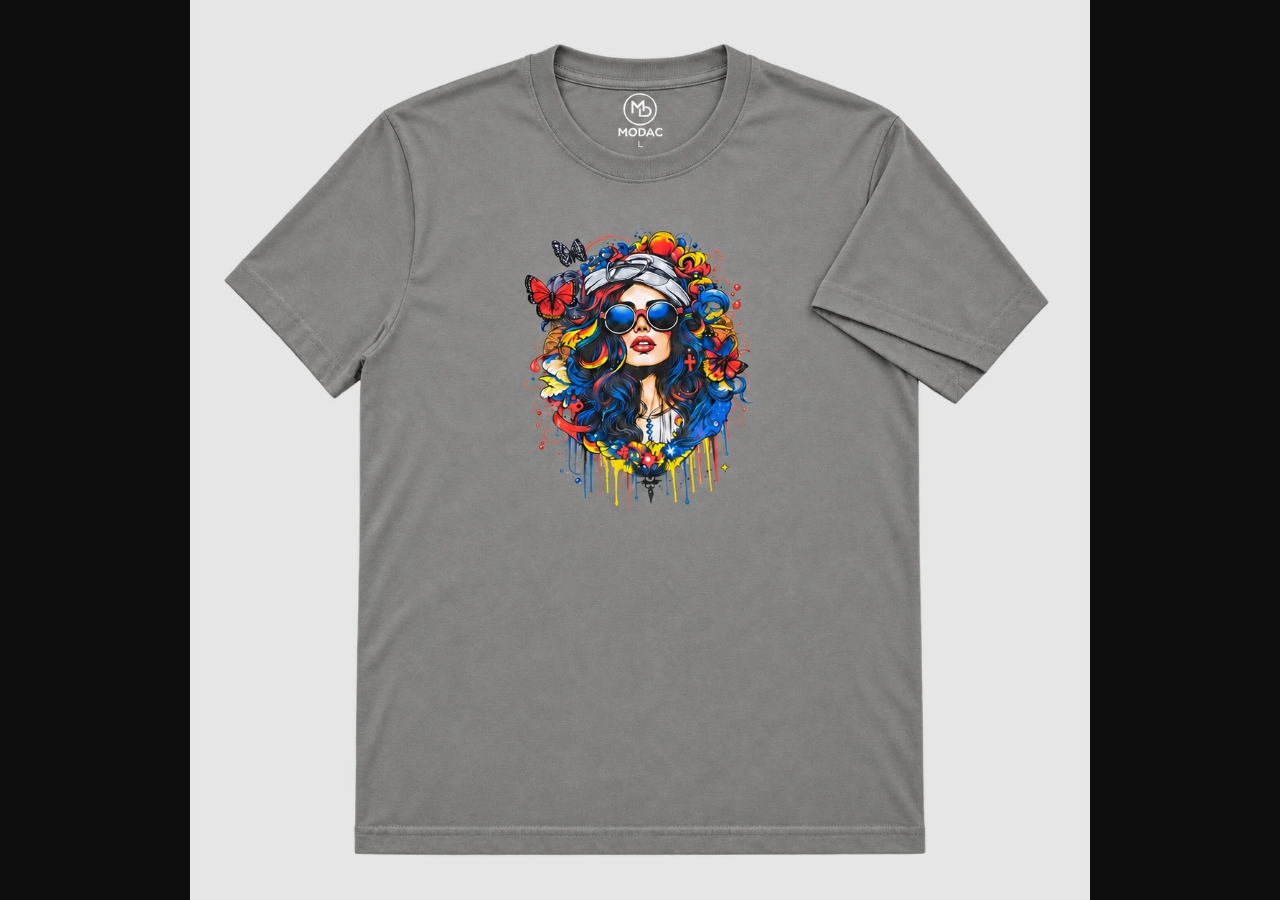
<file: assets/fichas/MODAC-006.html>
<!doctype html>
<html lang="es"><head><meta charset="utf-8"><meta name="viewport" content="width=device-width, initial-scale=1">
<title>Mujer con gafas y mariposas · Gris · L | MODAC</title><meta property="og:type" content="website">
<meta property="og:title" content="MODAC · Mujer con gafas y mariposas · Gris · L"><meta property="og:url" content="https://chechitar12.github.io/MODAC/assets/fichas/MODAC-006.html">
<meta property="og:description" content="Consulta esta prenda en el catálogo de MODAC.">
<meta property="og:image" content="https://chechitar12.github.io/MODAC/assets/productos/06_polo_gris_mujer_con_gafas_y_mariposas_talla_l_sin_fondo.webp"><meta property="og:image:type" content="image/webp">
<meta property="og:site_name" content="MODAC">
</head><body><a href="../../assets/productos/06_polo_gris_mujer_con_gafas_y_mariposas_talla_l_sin_fondo.webp">Abrir foto del polo</a>
<script>location.replace("../../assets/productos/06_polo_gris_mujer_con_gafas_y_mariposas_talla_l_sin_fondo.webp");</script></body></html>
</file>
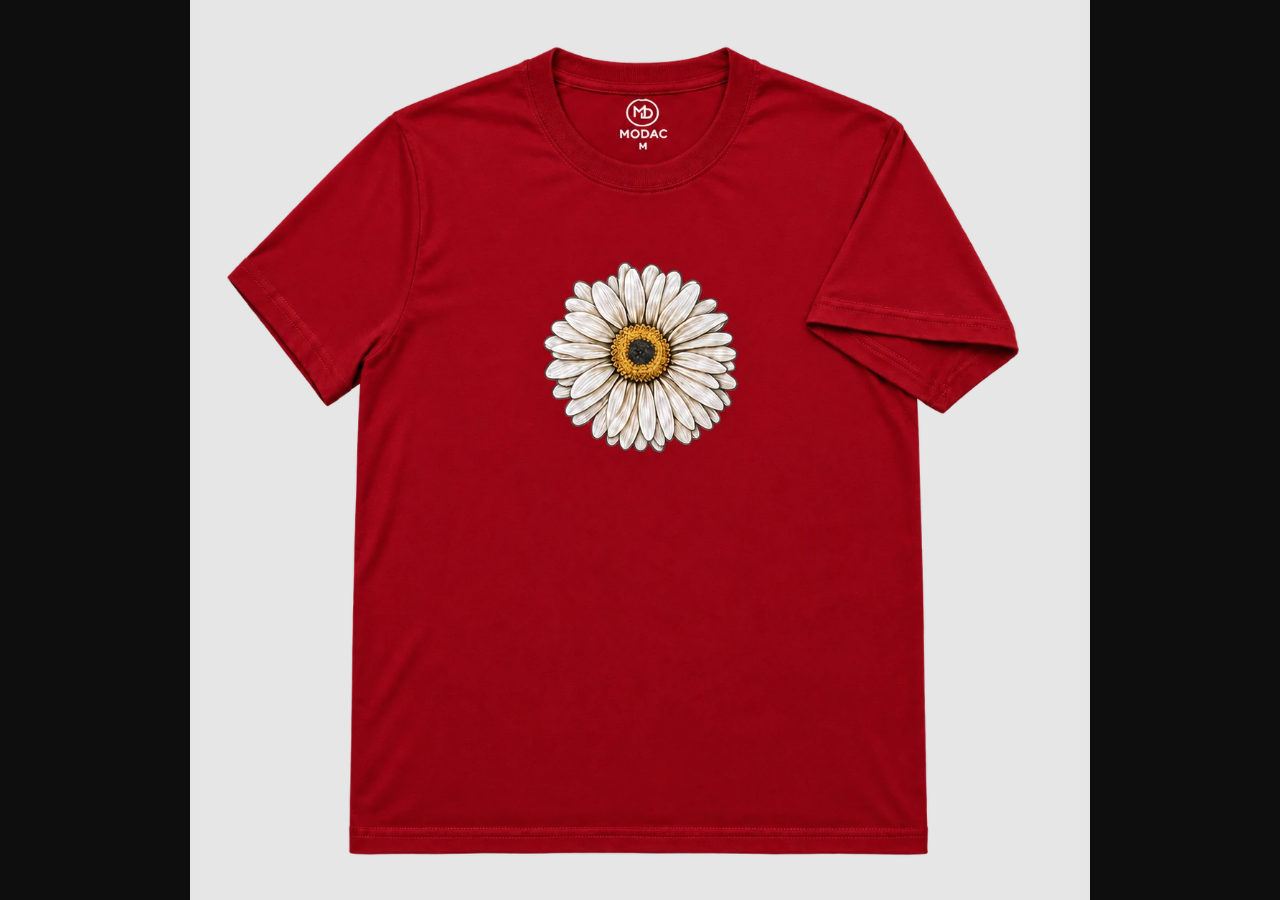
<file: assets/fichas/MODAC-007.html>
<!doctype html>
<html lang="es"><head><meta charset="utf-8"><meta name="viewport" content="width=device-width, initial-scale=1">
<title>Margarita blanca · Rojo · M | MODAC</title><meta property="og:type" content="website">
<meta property="og:title" content="MODAC · Margarita blanca · Rojo · M"><meta property="og:url" content="https://chechitar12.github.io/MODAC/assets/fichas/MODAC-007.html">
<meta property="og:description" content="Consulta esta prenda en el catálogo de MODAC.">
<meta property="og:image" content="https://chechitar12.github.io/MODAC/assets/productos/07_polo_rojo_margarita_blanca_talla_m_sin_fondo.webp"><meta property="og:image:type" content="image/webp">
<meta property="og:site_name" content="MODAC">
</head><body><a href="../../assets/productos/07_polo_rojo_margarita_blanca_talla_m_sin_fondo.webp">Abrir foto del polo</a>
<script>location.replace("../../assets/productos/07_polo_rojo_margarita_blanca_talla_m_sin_fondo.webp");</script></body></html>
</file>
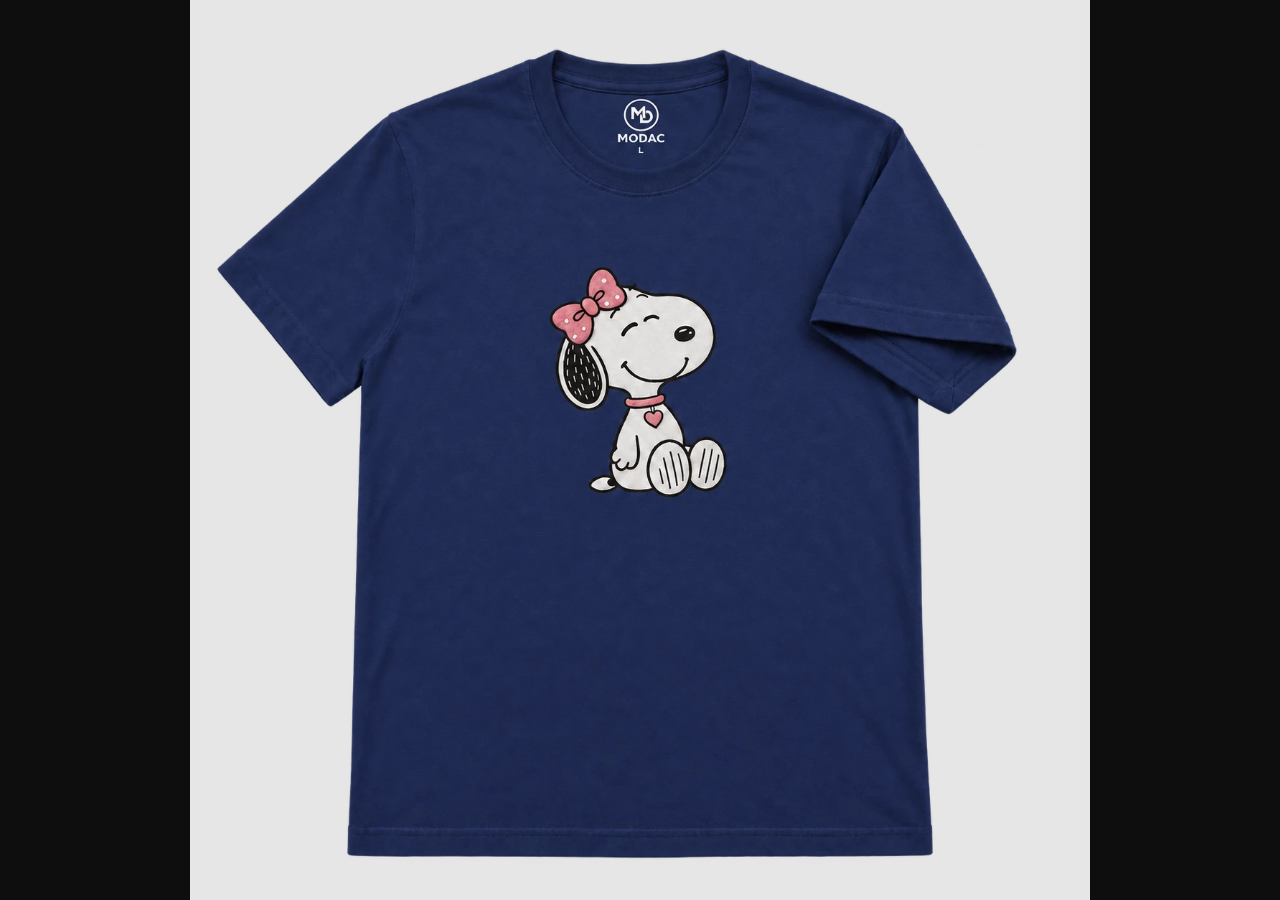
<file: assets/fichas/MODAC-008.html>
<!doctype html>
<html lang="es"><head><meta charset="utf-8"><meta name="viewport" content="width=device-width, initial-scale=1">
<title>Snoopy con lazo rosa · Azul · L | MODAC</title><meta property="og:type" content="website">
<meta property="og:title" content="MODAC · Snoopy con lazo rosa · Azul · L"><meta property="og:url" content="https://chechitar12.github.io/MODAC/assets/fichas/MODAC-008.html">
<meta property="og:description" content="Consulta esta prenda en el catálogo de MODAC.">
<meta property="og:image" content="https://chechitar12.github.io/MODAC/assets/productos/08_polo_azul_snoopy_con_lazo_rosa_talla_l_sin_fondo.webp"><meta property="og:image:type" content="image/webp">
<meta property="og:site_name" content="MODAC">
</head><body><a href="../../assets/productos/08_polo_azul_snoopy_con_lazo_rosa_talla_l_sin_fondo.webp">Abrir foto del polo</a>
<script>location.replace("../../assets/productos/08_polo_azul_snoopy_con_lazo_rosa_talla_l_sin_fondo.webp");</script></body></html>
</file>
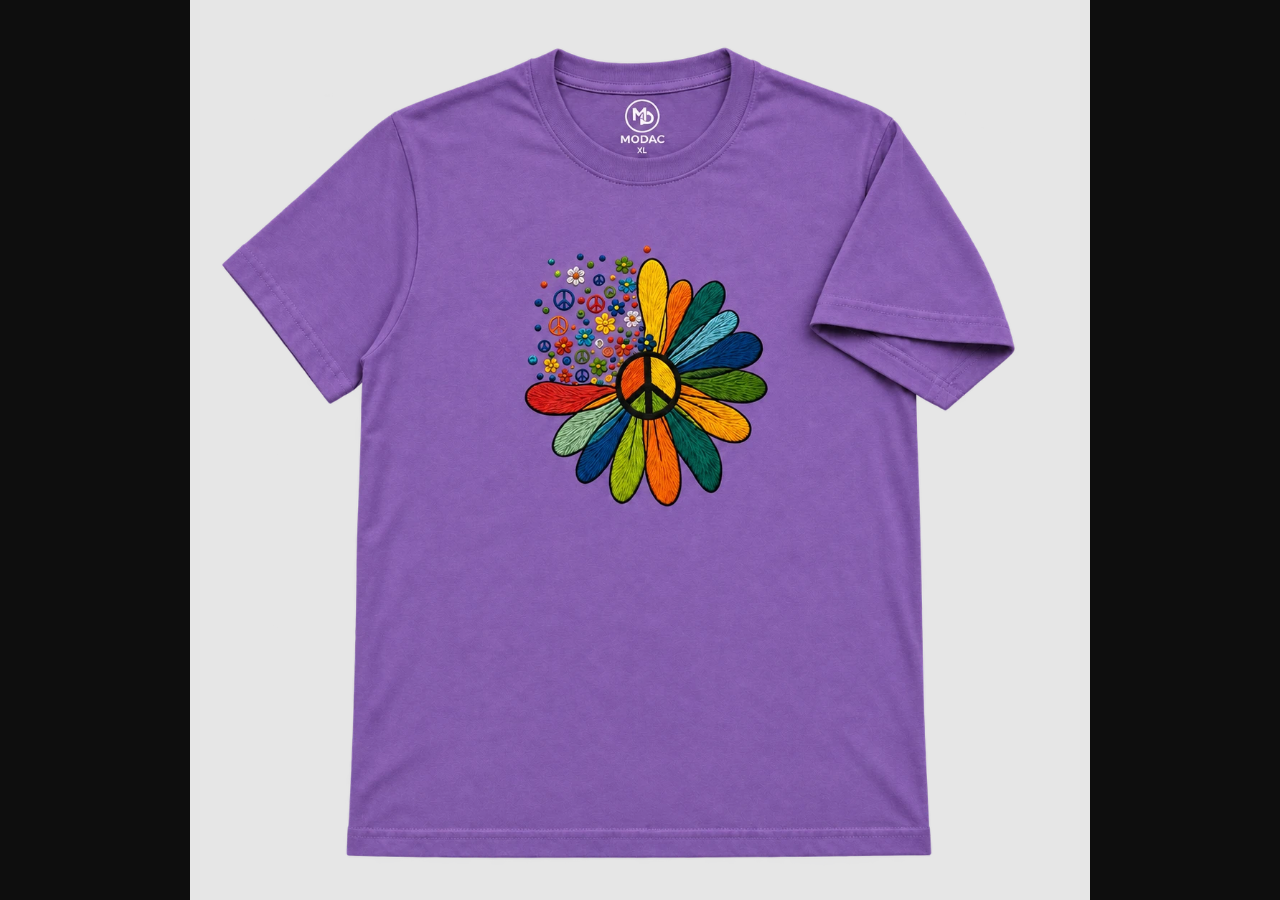
<file: assets/fichas/MODAC-009.html>
<!doctype html>
<html lang="es"><head><meta charset="utf-8"><meta name="viewport" content="width=device-width, initial-scale=1">
<title>Flor de paz multicolor · Morado · XL | MODAC</title><meta property="og:type" content="website">
<meta property="og:title" content="MODAC · Flor de paz multicolor · Morado · XL"><meta property="og:url" content="https://chechitar12.github.io/MODAC/assets/fichas/MODAC-009.html">
<meta property="og:description" content="Consulta esta prenda en el catálogo de MODAC.">
<meta property="og:image" content="https://chechitar12.github.io/MODAC/assets/productos/09_polo_morado_flor_de_paz_multicolor_talla_xl_sin_fondo.webp"><meta property="og:image:type" content="image/webp">
<meta property="og:site_name" content="MODAC">
</head><body><a href="../../assets/productos/09_polo_morado_flor_de_paz_multicolor_talla_xl_sin_fondo.webp">Abrir foto del polo</a>
<script>location.replace("../../assets/productos/09_polo_morado_flor_de_paz_multicolor_talla_xl_sin_fondo.webp");</script></body></html>
</file>
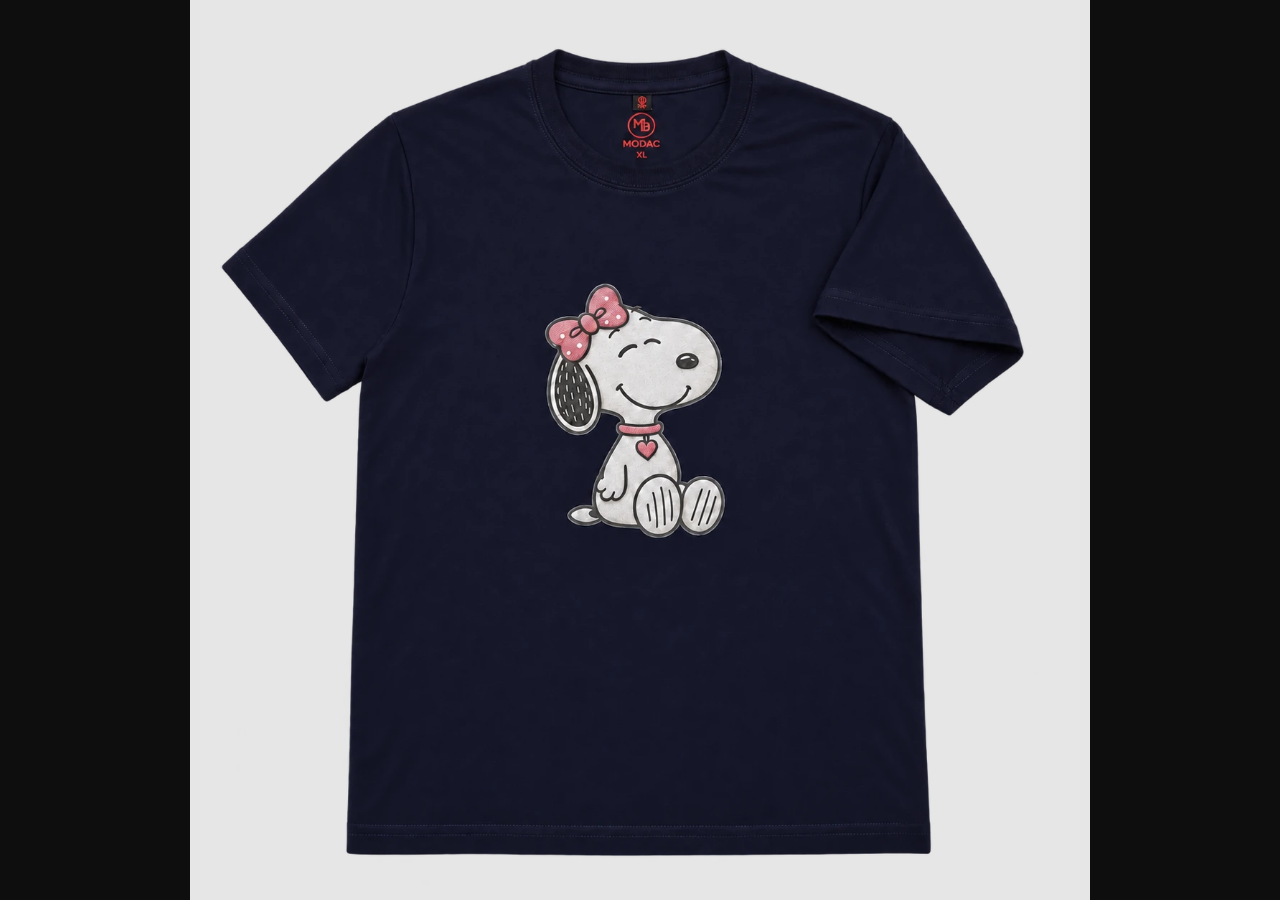
<file: assets/fichas/MODAC-010.html>
<!doctype html>
<html lang="es"><head><meta charset="utf-8"><meta name="viewport" content="width=device-width, initial-scale=1">
<title>Snoopy con lazo rosa · Azul marino · XL | MODAC</title><meta property="og:type" content="website">
<meta property="og:title" content="MODAC · Snoopy con lazo rosa · Azul marino · XL"><meta property="og:url" content="https://chechitar12.github.io/MODAC/assets/fichas/MODAC-010.html">
<meta property="og:description" content="Consulta esta prenda en el catálogo de MODAC.">
<meta property="og:image" content="https://chechitar12.github.io/MODAC/assets/productos/10_polo_azul_marino_snoopy_con_lazo_rosa_talla_xl_sin_fondo.webp"><meta property="og:image:type" content="image/webp">
<meta property="og:site_name" content="MODAC">
</head><body><a href="../../assets/productos/10_polo_azul_marino_snoopy_con_lazo_rosa_talla_xl_sin_fondo.webp">Abrir foto del polo</a>
<script>location.replace("../../assets/productos/10_polo_azul_marino_snoopy_con_lazo_rosa_talla_xl_sin_fondo.webp");</script></body></html>
</file>
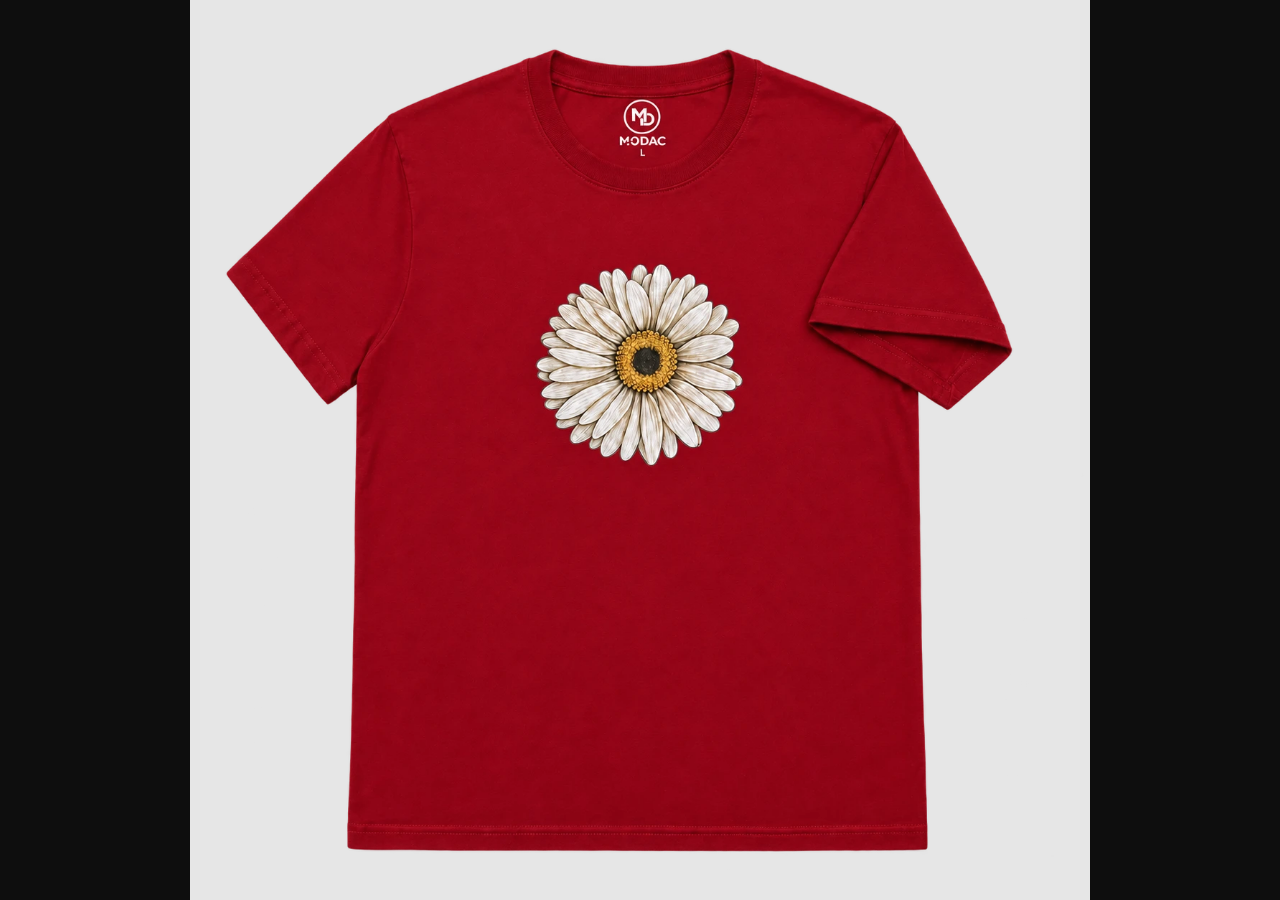
<file: assets/fichas/MODAC-011.html>
<!doctype html>
<html lang="es"><head><meta charset="utf-8"><meta name="viewport" content="width=device-width, initial-scale=1">
<title>Margarita blanca · Rojo · L | MODAC</title><meta property="og:type" content="website">
<meta property="og:title" content="MODAC · Margarita blanca · Rojo · L"><meta property="og:url" content="https://chechitar12.github.io/MODAC/assets/fichas/MODAC-011.html">
<meta property="og:description" content="Consulta esta prenda en el catálogo de MODAC.">
<meta property="og:image" content="https://chechitar12.github.io/MODAC/assets/productos/11_polo_rojo_margarita_blanca_talla_l_sin_fondo.webp"><meta property="og:image:type" content="image/webp">
<meta property="og:site_name" content="MODAC">
</head><body><a href="../../assets/productos/11_polo_rojo_margarita_blanca_talla_l_sin_fondo.webp">Abrir foto del polo</a>
<script>location.replace("../../assets/productos/11_polo_rojo_margarita_blanca_talla_l_sin_fondo.webp");</script></body></html>
</file>
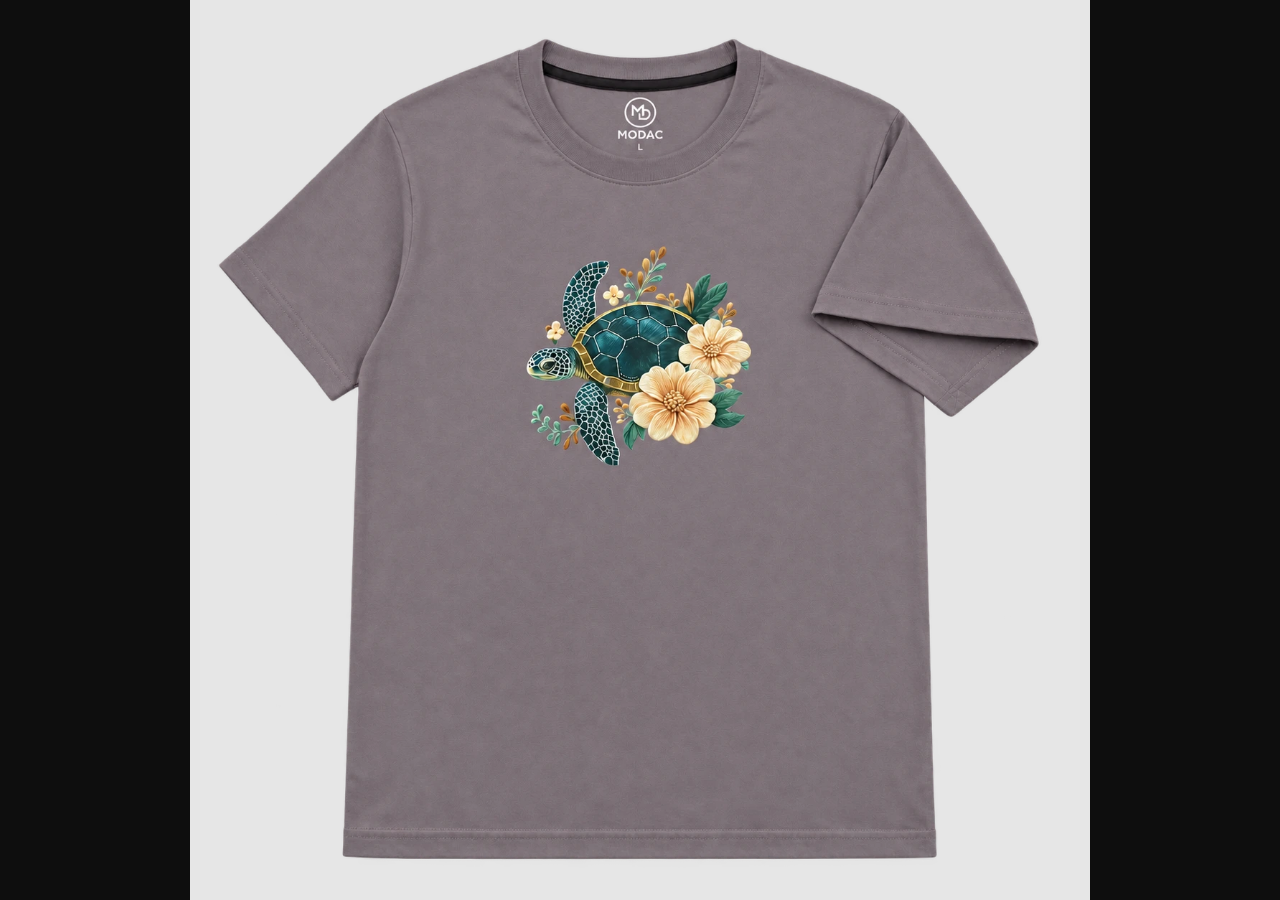
<file: assets/fichas/MODAC-012.html>
<!doctype html>
<html lang="es"><head><meta charset="utf-8"><meta name="viewport" content="width=device-width, initial-scale=1">
<title>Tortuga floral · Taupe · L | MODAC</title><meta property="og:type" content="website">
<meta property="og:title" content="MODAC · Tortuga floral · Taupe · L"><meta property="og:url" content="https://chechitar12.github.io/MODAC/assets/fichas/MODAC-012.html">
<meta property="og:description" content="Consulta esta prenda en el catálogo de MODAC.">
<meta property="og:image" content="https://chechitar12.github.io/MODAC/assets/productos/12_polo_taupe_tortuga_floral_talla_l_sin_fondo.webp"><meta property="og:image:type" content="image/webp">
<meta property="og:site_name" content="MODAC">
</head><body><a href="../../assets/productos/12_polo_taupe_tortuga_floral_talla_l_sin_fondo.webp">Abrir foto del polo</a>
<script>location.replace("../../assets/productos/12_polo_taupe_tortuga_floral_talla_l_sin_fondo.webp");</script></body></html>
</file>
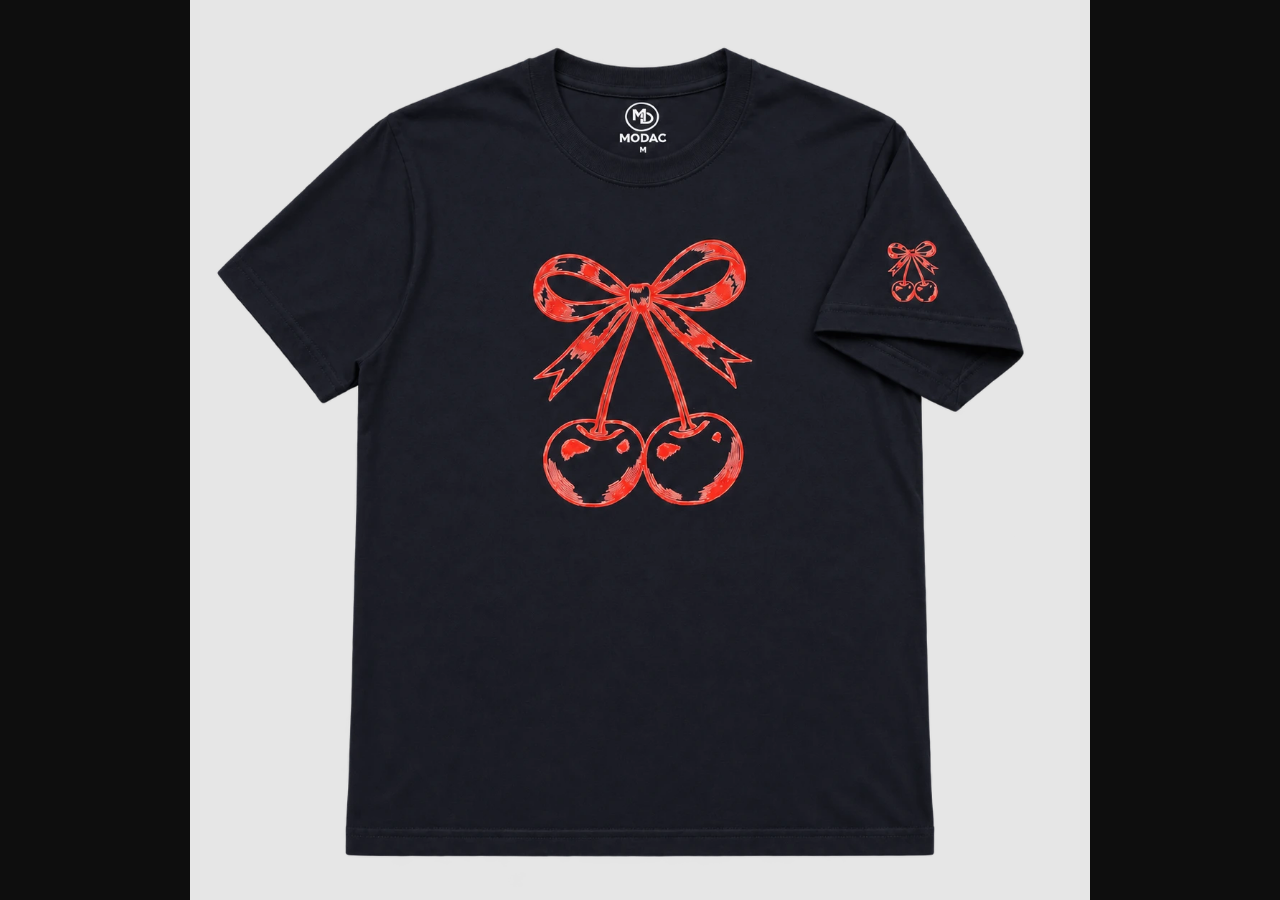
<file: assets/fichas/MODAC-013.html>
<!doctype html>
<html lang="es"><head><meta charset="utf-8"><meta name="viewport" content="width=device-width, initial-scale=1">
<title>Cerezas en líneas rojas · Azul marino oscuro · M | MODAC</title><meta property="og:type" content="website">
<meta property="og:title" content="MODAC · Cerezas en líneas rojas · Azul marino oscuro · M"><meta property="og:url" content="https://chechitar12.github.io/MODAC/assets/fichas/MODAC-013.html">
<meta property="og:description" content="Consulta esta prenda en el catálogo de MODAC.">
<meta property="og:image" content="https://chechitar12.github.io/MODAC/assets/productos/13_polo_azul_marino_oscuro_cerezas_en_lineas_rojas_talla_m_sin_fondo.webp"><meta property="og:image:type" content="image/webp">
<meta property="og:site_name" content="MODAC">
</head><body><a href="../../assets/productos/13_polo_azul_marino_oscuro_cerezas_en_lineas_rojas_talla_m_sin_fondo.webp">Abrir foto del polo</a>
<script>location.replace("../../assets/productos/13_polo_azul_marino_oscuro_cerezas_en_lineas_rojas_talla_m_sin_fondo.webp");</script></body></html>
</file>
<file: styles.css>
/* El orden de carga conserva la prioridad de los estilos existentes. */
@import url("styles/base.css");
@import url("styles/portada-y-fichas.css?v=visor10");
@import url("styles/identidad-y-visor.css?v=visor10");
@import url("styles/catalogo-y-personalizacion.css?v=visor10");
@import url("styles/ajustes-finales.css?v=contenido-v1");
@import url("styles/promocion-duo.css?v=catalogo-v11");
</file>
<file: admin/admin.css>
:root {
  color-scheme: light;
  font-family: "DM Sans", system-ui, sans-serif;
  color: #292023;
  background: #f7f2ee;
  --brand: #790f32;
  --line: #e8dad6;
  --muted: #695b60;
}
* { box-sizing: border-box; }
[hidden] { display: none !important; }
body { margin: 0; }
h1, h2, h3, p { margin: 0; }
a { color: var(--brand); }
.topbar { background: #fff; border-bottom: 1px solid var(--line); }
.topbar-inner, main { width: min(1160px, calc(100% - 48px)); margin: auto; }
.topbar-inner { min-height: 70px; display: flex; align-items: center; justify-content: space-between; gap: 12px; }
.brand { display: flex; gap: 16px; align-items: center; text-decoration: none; color: var(--muted); font-size: .87rem; }
.brand img { width: 76px; height: 40px; object-fit: contain; }
.brand span { padding-left: 16px; border-left: 1px solid var(--line); }
main { padding: 28px 0 36px; }
.intro { position: relative; overflow: hidden; isolation: isolate; min-height: 176px; display: flex; align-items: center; padding: 32px; border-radius: 22px; color: white; background: linear-gradient(110deg, #570d25, #9c2d4c); margin-bottom: 24px; }
.intro div { width: 74%; }
.intro h1 { font-size: clamp(1.75rem, 4vw, 3rem); line-height: 1.05; letter-spacing: -.05em; }
.intro p { color: #fae4e9; margin-top: 12px; }
.intro img { position: absolute; z-index: -1; width: 220px; height: 230px; object-fit: contain; right: 5%; top: -18px; transform: rotate(12deg); }
#login, #workspace, dialog { background: #fff; border: 1px solid var(--line); border-radius: 20px; padding: clamp(16px, 3vw, 26px); }
#login { max-width: 580px; }
#login p, dialog p { margin: 12px 0; }
h2 { font-size: 1.42rem; letter-spacing: -.035em; }
h3 { font-size: 1rem; }
.workspace-head, .product-head, .toolbar, .icon-group, .variant, .publish-bar { display: flex; align-items: center; gap: 8px; }
.workspace-head, .product-head, .publish-bar { justify-content: space-between; }
.workspace-head { flex-wrap: wrap; margin-bottom: 16px; }
.toolbar { flex-wrap: wrap; }
button, input, textarea, select { font: inherit; }
button, .button, summary { cursor: pointer; }
button, .button { display: inline-flex; align-items: center; justify-content: center; gap: 7px; min-height: 42px; border-radius: 10px; padding: 8px 12px; border: 1px solid var(--line); background: #fff; color: var(--brand); text-decoration: none; font-size: .86rem; font-weight: 650; }
button:hover, .button:hover { background: #f8e9ed; }
.button { background: var(--brand); color: #fff; border-color: var(--brand); }
.button:hover { background: #5e0c27; }
.secondary { background: #fff; color: var(--brand); border-color: var(--line); }
.secondary:hover { background: #f8e9ed; }
button:disabled { opacity: .55; cursor: default; }
svg { width: 17px; height: 17px; flex: 0 0 auto; }
.icon-button { width: 36px; min-height: 36px; padding: 0; }
.danger { color: #a51b2e; }
:focus-visible { outline: 2px solid #a63053; outline-offset: 3px; }
label { display: block; font-weight: 600; font-size: .85rem; }
input:not([type="checkbox"]), textarea, select { width: 100%; margin: 6px 0 14px; padding: 10px 12px; border-radius: 9px; border: 1px solid var(--line); background: #fff; color: inherit; }
textarea { resize: vertical; }
#inventorySearch { max-width: 520px; display: block; }
details { margin: 16px 0; border: 1px solid var(--line); border-radius: 12px; background: #fbf6f3; }
summary { padding: 14px; font-weight: 650; color: var(--brand); }
summary svg { vertical-align: middle; margin-right: 6px; }
#storeContent { padding: 0 14px 14px; }
fieldset { min-width: 0; border: 1px solid var(--line); border-radius: 12px; margin: 0 0 12px; }
#bannerPreview { margin-top: 12px; border-radius: 8px; background: var(--brand); color: white; padding: 12px; overflow-wrap: anywhere; }
#adminProducts { display: grid; grid-template-columns: repeat(2, minmax(0, 1fr)); align-items: start; gap: 14px; }
.product { border: 1px solid var(--line); border-radius: 14px; padding: 12px; min-width: 0; overflow-wrap: anywhere; }
.product-head p, .variant span, .muted, small { color: var(--muted); font-size: .82rem; }
.variant { background: #faf5f2; border-radius: 10px; margin-top: 8px; padding: 6px; }
.variant img { width: 45px; height: 48px; object-fit: contain; }
.variant-detail { flex: 1; min-width: 0; font-size: .85rem; }
.variant-detail span { display: block; }
.publish-bar { position: sticky; bottom: 0; margin-top: 16px; padding: 10px 0; background: #fff; border-top: 1px solid var(--line); }
.status, [role="status"] { font-size: .85rem; line-height: 1.5; color: var(--muted); }
#status:not(:empty) { padding: 12px 0; }
dialog { width: min(540px, calc(100% - 28px)); max-height: 92vh; overflow: auto; }
dialog::backdrop { background: #2c101bb0; }
dialog .close { float: right; }
dialog h2 { margin-bottom: 14px; }
.row { display: grid; grid-template-columns: 1fr 1fr; gap: 12px; }
@media (max-width: 900px) { #adminProducts { grid-template-columns: 1fr; } }
@media (max-width: 550px) {
  .topbar-inner, main { width: calc(100% - 24px); }
  .brand { gap: 8px; }
  .brand span { padding-left: 8px; }
  .intro { padding: 20px; min-height: 152px; }
  .intro img { width: 120px; height: 150px; top: 0; right: -14px; opacity: .55; }
  .icon-group { gap: 4px; }
  .icon-button { width: 34px; min-height: 36px; }
  .publish-bar { flex-wrap: wrap; }
}
</file>
